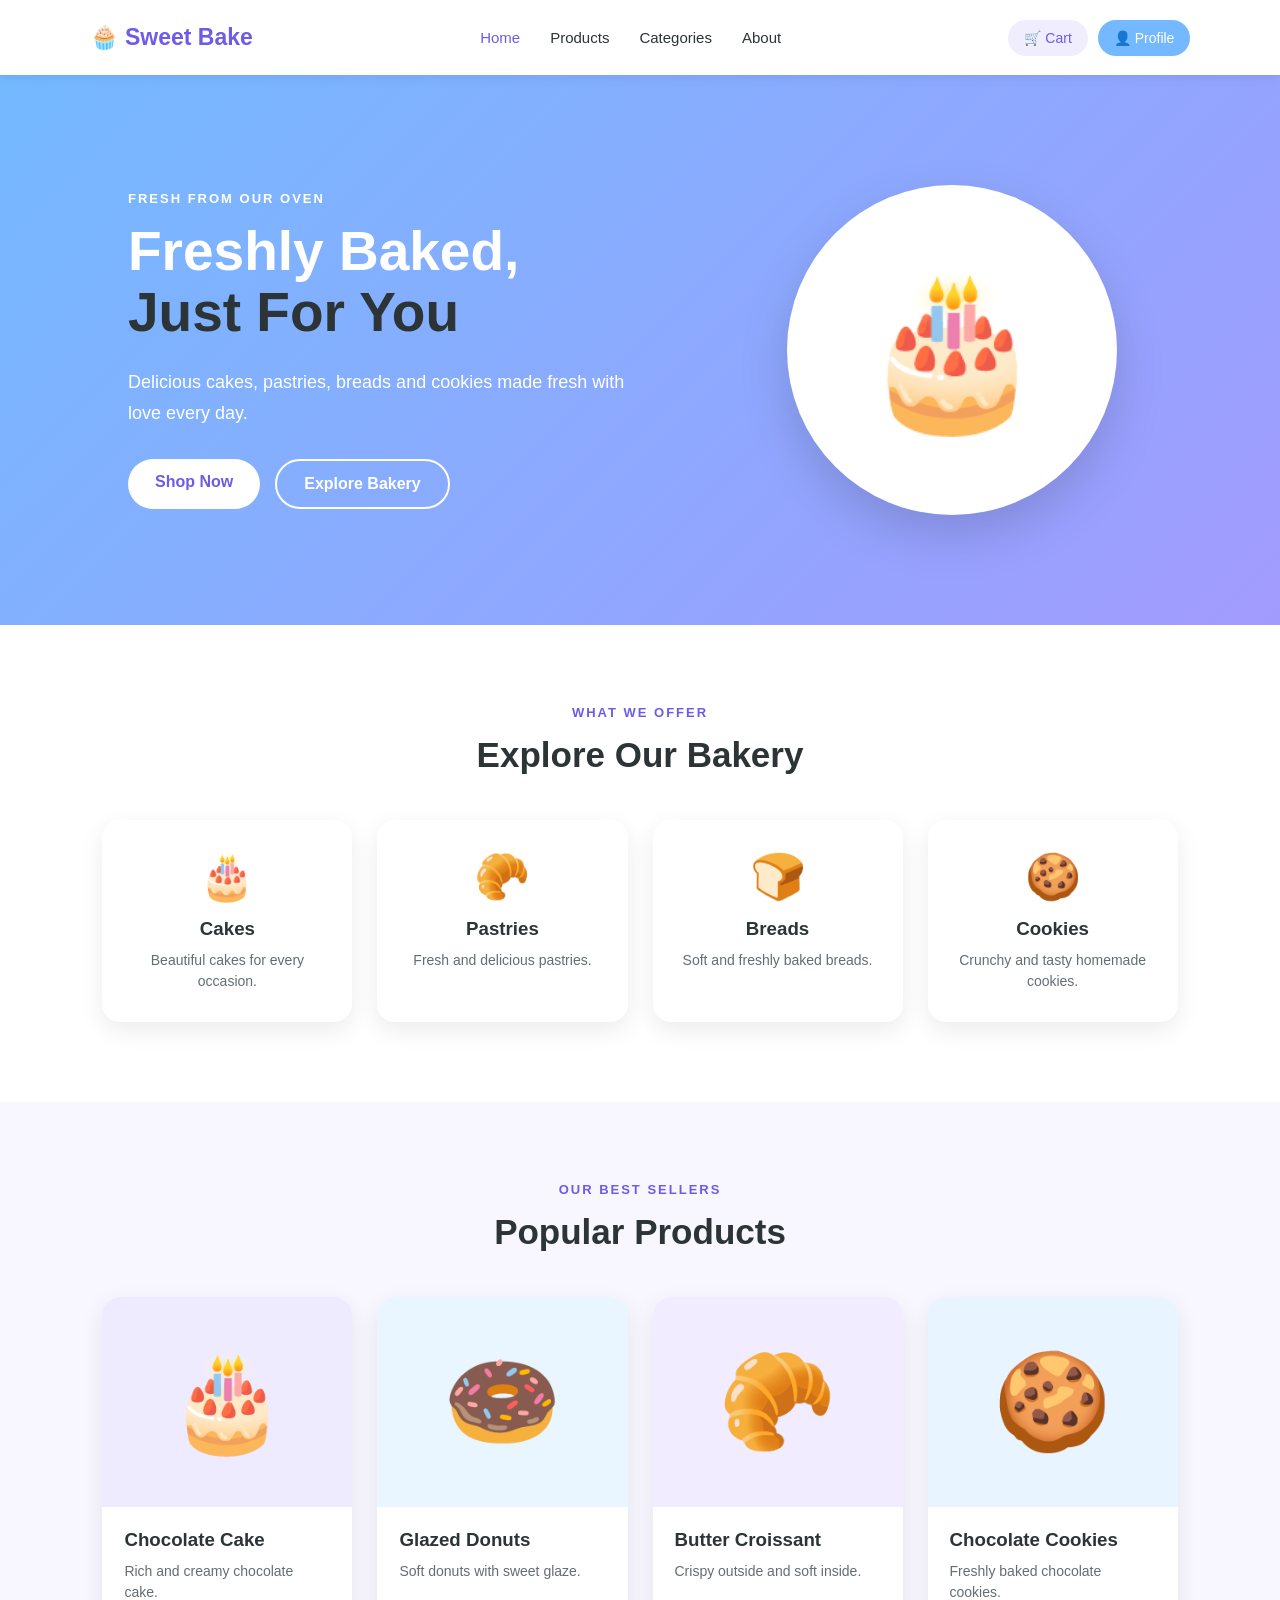
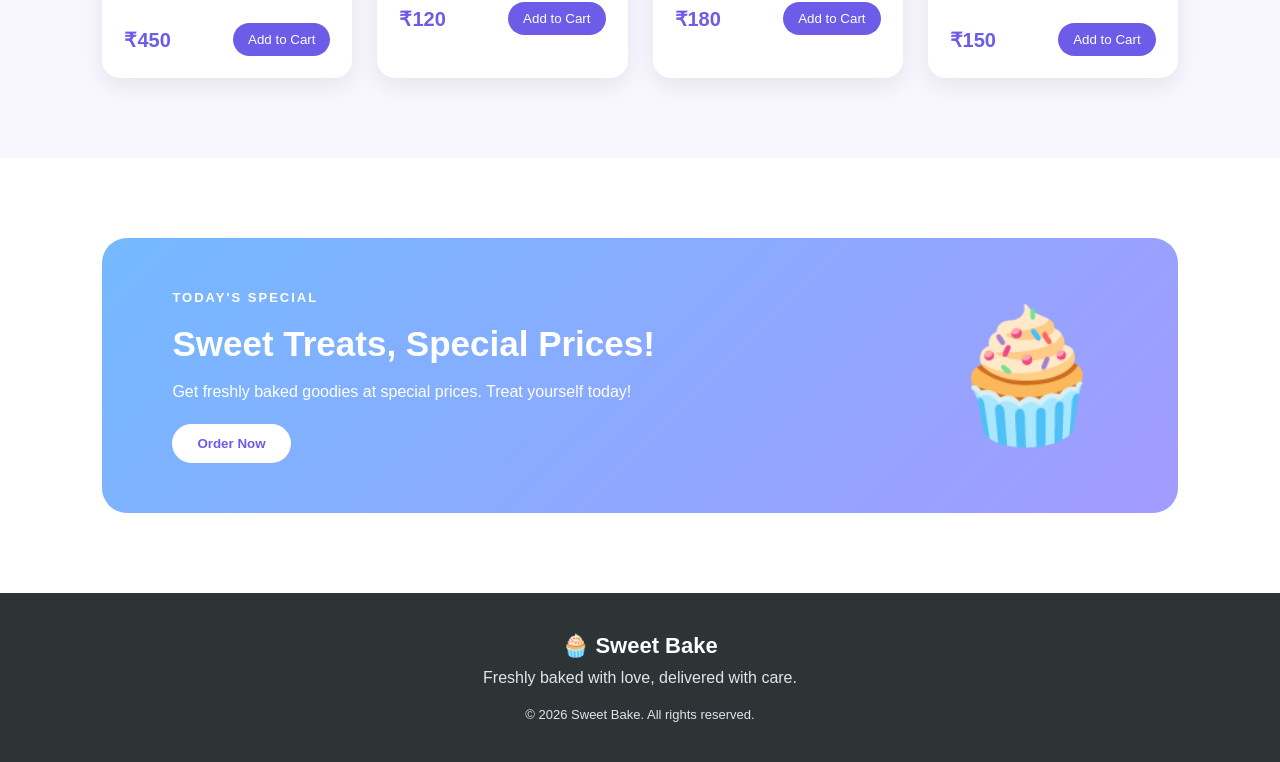
<file: index.html>
<!DOCTYPE html>
<html lang="en">
<head>
    <meta charset="UTF-8">
    <meta name="viewport" content="width=device-width, initial-scale=1.0">
    <title>Sweet Bake - Bakery</title>
    <link rel="stylesheet" href="style.css">
</head>

<body>

    <!-- Navigation Bar -->
    <header class="navbar">
        <div class="logo">
            🧁 Sweet Bake
        </div>

        <nav>
            <a href="#" class="active">Home</a>
            <a href="#products">Products</a>
            <a href="#categories">Categories</a>
            <a href="#about">About</a>
        </nav>

        <div class="nav-actions">
            <button class="cart-btn">🛒 Cart</button>
            <button class="profile-btn">👤 Profile</button>
        </div>
    </header>


    <!-- Hero Section -->
    <section class="hero">

        <div class="hero-content">
            <p class="small-title">FRESH FROM OUR OVEN</p>

            <h1>
                Freshly Baked,
                <span>Just For You</span>
            </h1>

            <p class="hero-text">
                Delicious cakes, pastries, breads and cookies
                made fresh with love every day.
            </p>

            <div class="hero-buttons">
                <a href="#products" class="primary-btn">Shop Now</a>
                <a href="#categories" class="secondary-btn">Explore Bakery</a>
            </div>
        </div>

        <div class="hero-image">
            <div class="cake-circle">
                🎂
            </div>
        </div>

    </section>


    <!-- Categories -->
    <section class="categories" id="categories">

        <p class="section-small-title">WHAT WE OFFER</p>

        <h2>Explore Our Bakery</h2>

        <div class="category-container">

            <div class="category-card">
                <div class="category-icon">🎂</div>
                <h3>Cakes</h3>
                <p>Beautiful cakes for every occasion.</p>
            </div>

            <div class="category-card">
                <div class="category-icon">🥐</div>
                <h3>Pastries</h3>
                <p>Fresh and delicious pastries.</p>
            </div>

            <div class="category-card">
                <div class="category-icon">🍞</div>
                <h3>Breads</h3>
                <p>Soft and freshly baked breads.</p>
            </div>

            <div class="category-card">
                <div class="category-icon">🍪</div>
                <h3>Cookies</h3>
                <p>Crunchy and tasty homemade cookies.</p>
            </div>

        </div>

    </section>


    <!-- Products -->
    <section class="products" id="products">

        <p class="section-small-title">OUR BEST SELLERS</p>

        <h2>Popular Products</h2>

        <div class="product-container">

            <div class="product-card">

                <div class="product-image cake">
                    🎂
                </div>

                <div class="product-info">
                    <h3>Chocolate Cake</h3>

                    <p>
                        Rich and creamy chocolate cake.
                    </p>

                    <div class="product-bottom">
                        <span class="price">₹450</span>
                        <button>Add to Cart</button>
                    </div>
                </div>

            </div>


            <div class="product-card">

                <div class="product-image donut">
                    🍩
                </div>

                <div class="product-info">
                    <h3>Glazed Donuts</h3>

                    <p>
                        Soft donuts with sweet glaze.
                    </p>

                    <div class="product-bottom">
                        <span class="price">₹120</span>
                        <button>Add to Cart</button>
                    </div>
                </div>

            </div>


            <div class="product-card">

                <div class="product-image pastry">
                    🥐
                </div>

                <div class="product-info">
                    <h3>Butter Croissant</h3>

                    <p>
                        Crispy outside and soft inside.
                    </p>

                    <div class="product-bottom">
                        <span class="price">₹180</span>
                        <button>Add to Cart</button>
                    </div>
                </div>

            </div>


            <div class="product-card">

                <div class="product-image cookies">
                    🍪
                </div>

                <div class="product-info">
                    <h3>Chocolate Cookies</h3>

                    <p>
                        Freshly baked chocolate cookies.
                    </p>

                    <div class="product-bottom">
                        <span class="price">₹150</span>
                        <button>Add to Cart</button>
                    </div>
                </div>

            </div>

        </div>

    </section>


    <!-- Special Offer -->
    <section class="offer">

        <div>
            <p class="section-small-title">TODAY'S SPECIAL</p>

            <h2>Sweet Treats, Special Prices!</h2>

            <p>
                Get freshly baked goodies at special prices.
                Treat yourself today!
            </p>

            <button class="offer-btn">Order Now</button>
        </div>

        <div class="offer-icon">
            🧁
        </div>

    </section>


    <!-- Footer -->
    <footer id="about">

        <div class="footer-logo">
            🧁 Sweet Bake
        </div>

        <p>
            Freshly baked with love, delivered with care.
        </p>

        <p class="copyright">
            © 2026 Sweet Bake. All rights reserved.
        </p>

    </footer>

</body>
</html>
</file>
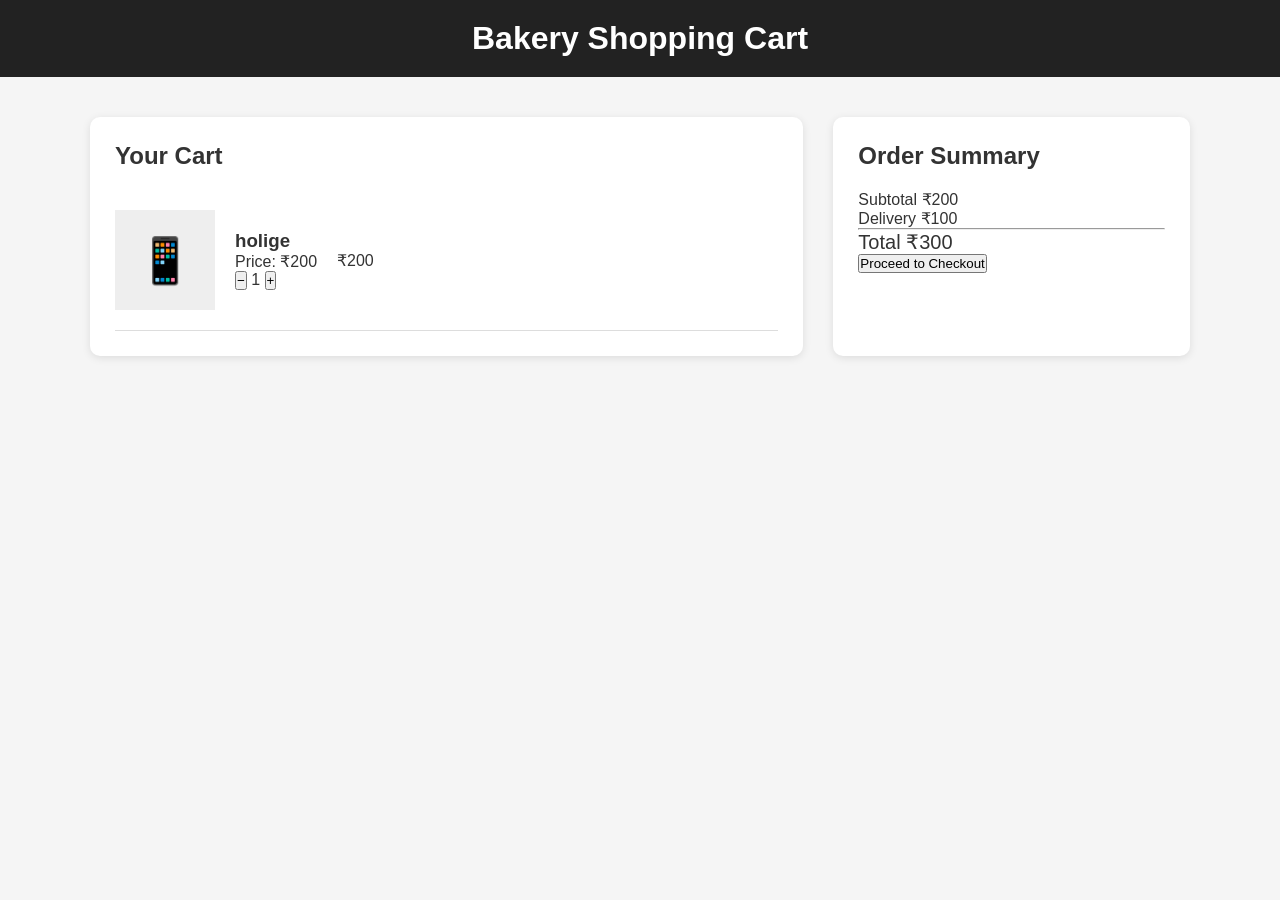
<file: cart-page/index.html>
<!DOCTYPE html>
<html lang="en">
<head>
    <meta charset="UTF-8">
    <meta name="viewport" content="width=device-width, initial-scale=1.0">
    <title>Bakery Shopping Cart </title>
    <link rel="stylesheet" href="style.css">
</head>
<body>

    <header>
        <h1>Bakery Shopping Cart</h1>
    </header>

    <main class="cart-container">

        <section class="cart-items">
            <h2>Your Cart</h2>

            <div class="cart-item">
                <div class="product-image">📱</div>

                <div class="product-details">
                    <h3>holige</h3>
                    <p>Price: ₹200</p>

                    <div class="quantity">
                        <button onclick="decrease()">−</button>
                        <span id="quantity">1</span>
                        <button onclick="increase()">+</button>
                    </div>
                </div>

                <div class="item-price">
                    ₹<span id="itemPrice">200</span>
                </div>
            </div>

        </section>

        <section class="summary">
            <h2>Order Summary</h2>

            <div class="summary-row">
                <span>Subtotal</span>
                <span>₹<span id="subtotal">200</span></span>
            </div>

            <div class="summary-row">
                <span>Delivery</span>
                <span>₹100</span>
            </div>

            <hr>

            <div class="summary-row total">
                <span>Total</span>
                <span>₹<span id="total">200</span></span>
            </div>

            <button class="checkout">Proceed to Checkout</button>
        </section>

    </main>

    <script src="script.js"></script>
</body>
</html>
</file>
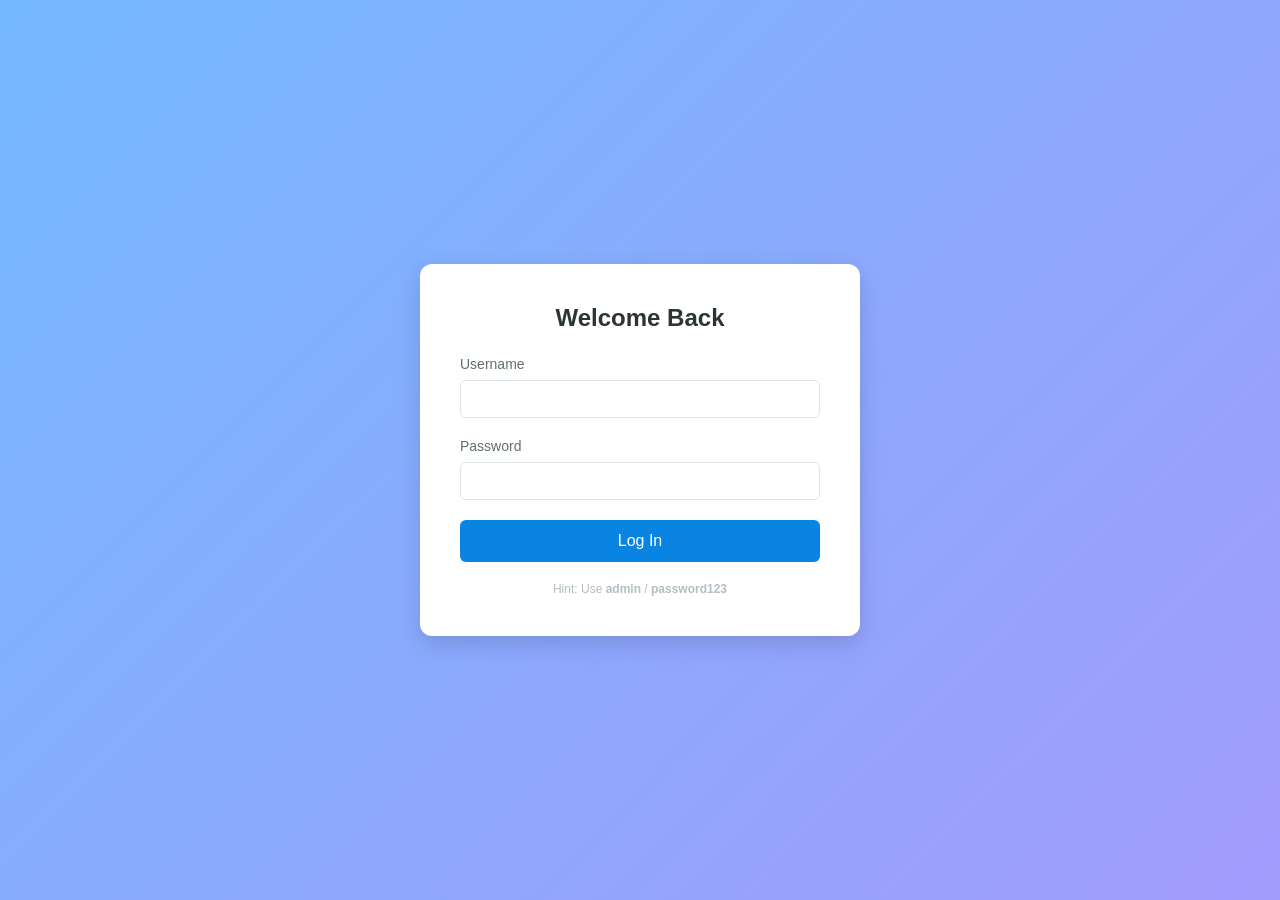
<file: login.html>
<!DOCTYPE html>
<html lang="en">
<head>
    <meta charset="UTF-8">
    <meta name="viewport" content="width=device-width, initial-scale=1.0">
    <title>Login Page</title>
    <style>
        body {
            font-family: 'Segoe UI', Tahoma, Geneva, Verdana, sans-serif;
            background: linear-gradient(135deg, #74b9ff, #a29bfe);
            margin: 0;
            height: 100vh;
            display: flex;
            justify-content: center;
            align-items: center;
        }

        .login-card {
            background: white;
            padding: 40px;
            border-radius: 12px;
            box-shadow: 0 8px 24px rgba(0, 0, 0, 0.15);
            width: 100%;
            max-width: 360px;
        }

        h2 {
            margin-top: 0;
            color: #2d3436;
            text-align: center;
            margin-bottom: 24px;
        }

        .input-group {
            margin-bottom: 20px;
        }

        label {
            display: block;
            margin-bottom: 8px;
            color: #636e72;
            font-size: 14px;
        }

        input {
            width: 100%;
            padding: 10px 12px;
            border: 1px solid #dfe6e9;
            border-radius: 6px;
            font-size: 14px;
            box-sizing: border-box;
        }

        input:focus {
            outline: none;
            border-color: #0984e3;
        }

        button {
            width: 100%;
            background-color: #0984e3;
            color: white;
            border: none;
            padding: 12px;
            font-size: 16px;
            border-radius: 6px;
            cursor: pointer;
            transition: background 0.3s ease;
        }

        button:hover {
            background-color: #74b9ff;
        }

        .error {
            color: #d63031;
            font-size: 13px;
            text-align: center;
            margin-bottom: 15px;
        }

        .hint {
            font-size: 12px;
            color: #b2bec3;
            text-align: center;
            margin-top: 20px;
        }
    </style>
</head>
<body>

    <div class="login-card">
        <h2>Welcome Back</h2>

        <form method="POST">
            <div class="input-group">
                <label for="username">Username</label>
                <input type="text" id="username" name="username" required>
            </div>
            <div class="input-group">
                <label for="password">Password</label>
                <input type="password" id="password" name="password" required>
            </div>
            <button type="submit">Log In</button>
        </form>

        <div class="hint">
            Hint: Use <strong>admin</strong> / <strong>password123</strong>
        </div>
    </div>

</body>
</html>
</file>
<file: style.css>
* {
    margin: 0;
    padding: 0;
    box-sizing: border-box;
}

html {
    scroll-behavior: smooth;
}

body {
    font-family: Arial, Helvetica, sans-serif;
    color: #2d3436;
    background: #ffffff;
}


/* Navigation */

.navbar {
    height: 75px;
    display: flex;
    align-items: center;
    justify-content: space-between;
    padding: 0 7%;
    background: #ffffff;
    box-shadow: 0 2px 12px rgba(0, 0, 0, 0.08);
    position: sticky;
    top: 0;
    z-index: 1000;
}

.logo {
    font-size: 23px;
    font-weight: bold;
    color: #6c5ce7;
}

.navbar nav {
    display: flex;
    gap: 30px;
}

.navbar nav a {
    text-decoration: none;
    color: #2d3436;
    font-size: 15px;
    transition: 0.3s;
}

.navbar nav a:hover,
.navbar nav a.active {
    color: #6c5ce7;
}

.nav-actions {
    display: flex;
    gap: 10px;
}

.nav-actions button {
    border: none;
    padding: 10px 16px;
    border-radius: 20px;
    cursor: pointer;
    font-size: 14px;
}

.cart-btn {
    background: #f0edff;
    color: #6c5ce7;
}

.profile-btn {
    background: #74b9ff;
    color: white;
}


/* Hero */

.hero {
    min-height: 550px;
    padding: 70px 10%;
    display: flex;
    align-items: center;
    justify-content: space-between;
    background: linear-gradient(135deg, #74b9ff, #a29bfe);
}

.hero-content {
    max-width: 600px;
}

.small-title,
.section-small-title {
    font-size: 13px;
    font-weight: bold;
    letter-spacing: 2px;
    color: #6c5ce7;
    margin-bottom: 15px;
}

.hero .small-title {
    color: #ffffff;
}

.hero h1 {
    font-size: 55px;
    line-height: 1.1;
    color: #ffffff;
    margin-bottom: 25px;
}

.hero h1 span {
    display: block;
    color: #2d3436;
}

.hero-text {
    font-size: 18px;
    line-height: 1.7;
    color: #ffffff;
    max-width: 500px;
    margin-bottom: 30px;
}

.hero-buttons {
    display: flex;
    gap: 15px;
}

.primary-btn,
.secondary-btn {
    text-decoration: none;
    padding: 14px 27px;
    border-radius: 30px;
    font-weight: bold;
    transition: 0.3s;
}

.primary-btn {
    background: #ffffff;
    color: #6c5ce7;
}

.primary-btn:hover {
    transform: translateY(-3px);
}

.secondary-btn {
    border: 2px solid #ffffff;
    color: #ffffff;
}

.secondary-btn:hover {
    background: #ffffff;
    color: #6c5ce7;
}

.hero-image {
    width: 400px;
    display: flex;
    justify-content: center;
    align-items: center;
}

.cake-circle {
    width: 330px;
    height: 330px;
    border-radius: 50%;
    background: #ffffff;
    display: flex;
    align-items: center;
    justify-content: center;
    font-size: 150px;
    box-shadow: 0 20px 50px rgba(0, 0, 0, 0.15);
}


/* Categories */

.categories {
    padding: 80px 8%;
    text-align: center;
}

.categories h2,
.products h2 {
    font-size: 35px;
    margin-bottom: 45px;
}

.category-container {
    display: grid;
    grid-template-columns: repeat(4, 1fr);
    gap: 25px;
}

.category-card {
    padding: 30px 20px;
    background: #ffffff;
    border-radius: 18px;
    box-shadow: 0 8px 25px rgba(0, 0, 0, 0.08);
    transition: 0.3s;
}

.category-card:hover {
    transform: translateY(-8px);
}

.category-icon {
    font-size: 45px;
    margin-bottom: 15px;
}

.category-card h3 {
    margin-bottom: 10px;
}

.category-card p {
    color: #636e72;
    font-size: 14px;
    line-height: 1.5;
}


/* Products */

.products {
    padding: 80px 8%;
    background: #f8f7ff;
    text-align: center;
}

.product-container {
    display: grid;
    grid-template-columns: repeat(4, 1fr);
    gap: 25px;
}

.product-card {
    background: #ffffff;
    border-radius: 18px;
    overflow: hidden;
    text-align: left;
    box-shadow: 0 8px 25px rgba(0, 0, 0, 0.08);
    transition: 0.3s;
}

.product-card:hover {
    transform: translateY(-7px);
}

.product-image {
    height: 210px;
    display: flex;
    justify-content: center;
    align-items: center;
    font-size: 95px;
}

.cake {
    background: #eeeaff;
}

.donut {
    background: #e9f5ff;
}

.pastry {
    background: #f1ecff;
}

.cookies {
    background: #e8f4ff;
}

.product-info {
    padding: 22px;
}

.product-info h3 {
    margin-bottom: 10px;
}

.product-info p {
    color: #636e72;
    font-size: 14px;
    line-height: 1.5;
    margin-bottom: 20px;
}

.product-bottom {
    display: flex;
    justify-content: space-between;
    align-items: center;
}

.price {
    font-size: 20px;
    font-weight: bold;
    color: #6c5ce7;
}

.product-bottom button {
    border: none;
    background: #6c5ce7;
    color: white;
    padding: 9px 15px;
    border-radius: 20px;
    cursor: pointer;
}

.product-bottom button:hover {
    background: #74b9ff;
}


/* Special Offer */

.offer {
    margin: 80px 8%;
    padding: 50px 70px;
    border-radius: 25px;
    display: flex;
    justify-content: space-between;
    align-items: center;
    background: linear-gradient(135deg, #74b9ff, #a29bfe);
}

.offer h2 {
    font-size: 35px;
    margin-bottom: 15px;
    color: #ffffff;
}

.offer p {
    color: #ffffff;
    line-height: 1.6;
}

.offer .section-small-title {
    color: #ffffff;
}

.offer-btn {
    margin-top: 20px;
    padding: 12px 25px;
    border: none;
    border-radius: 25px;
    background: #ffffff;
    color: #6c5ce7;
    font-weight: bold;
    cursor: pointer;
}

.offer-icon {
    font-size: 130px;
}


/* Footer */

footer {
    padding: 40px;
    text-align: center;
    background: #2d3436;
    color: #ffffff;
}

.footer-logo {
    font-size: 22px;
    font-weight: bold;
    margin-bottom: 10px;
}

footer p {
    color: #dfe6e9;
}

.copyright {
    margin-top: 20px;
    font-size: 13px;
}


/* Responsive */

@media (max-width: 900px) {

    .navbar nav {
        display: none;
    }

    .hero {
        flex-direction: column;
        text-align: center;
        gap: 50px;
    }

    .hero h1 {
        font-size: 42px;
    }

    .hero-text {
        margin-left: auto;
        margin-right: auto;
    }

    .hero-buttons {
        justify-content: center;
    }

    .category-container,
    .product-container {
        grid-template-columns: repeat(2, 1fr);
    }

    .hero-image {
        width: auto;
    }
}


@media (max-width: 600px) {

    .nav-actions {
        display: none;
    }

    .hero {
        padding: 50px 6%;
    }

    .hero h1 {
        font-size: 35px;
    }

    .cake-circle {
        width: 230px;
        height: 230px;
        font-size: 100px;
    }

    .category-container,
    .product-container {
        grid-template-columns: 1fr;
    }

    .offer {
        margin: 50px 5%;
        padding: 35px;
        flex-direction: column;
        text-align: center;
        gap: 20px;
    }
}
</file>
<file: cart-page/style.css>
* {
    margin: 0;
    padding: 0;
    box-sizing: border-box;
}

body {
    font-family: Arial, sans-serif;
    background: #f5f5f5;
    color: #333;
}

header {
    background: #222;
    color: white;
    padding: 20px;
    text-align: center;
}

.cart-container {
    width: 90%;
    max-width: 1100px;
    margin: 40px auto;
    display: grid;
    grid-template-columns: 2fr 1fr;
    gap: 30px;
}

.cart-items,
.summary {
    background: white;
    padding: 25px;
    border-radius: 10px;
    box-shadow: 0 2px 8px rgba(0,0,0,0.1);
}

.cart-items h2,
.summary h2 {
    margin-bottom: 20px;
}

.cart-item {
    display: flex;
    align-items: center;
    gap: 20px;
    border-bottom: 1px solid #ddd;
    padding: 20px 0;
}

.product-image {
    width: 100px;
    height: 100px;
    background: #eee;
    display: flex;

@media (max-width: 768px) {
    .cart-container {
        grid-template-columns: 1fr;
    }

    .cart-item {
        flex-wrap: wrap;
    }
}    justify-content: center;
    align-items: center;
.checkout:hover {
    background: #444;
}
    font-size: 45px;
    cursor: pointer;
}

    margin-top: 20px;
    border-radius: 8px;
}

    padding: 14px;
    color: white;
    font-size: 16px;
    border: none;
    border-radius: 6px;
    background: #222;
.product-details {
    flex: 1;
}

.total {
    font-size: 20px;
.checkout {
    width: 100%;
    font-weight: bold;
}

}

    margin: 15px 0;
.product-details h3 {
    display: flex;
    justify-content: space-between;
    margin-bottom: 10px;

.summary-row {
.item-price {
    font-weight: bold;
}
}
}

.quantity button {
}

    cursor: pointer;
.quantity span {
    width: 40px;
    text-align: center;
    font-size: 18px;
}

    width: 30px;
    height: 30px;
    border: 1px solid #ccc;
    background: white;

.quantity {
    display: flex;
</file>
